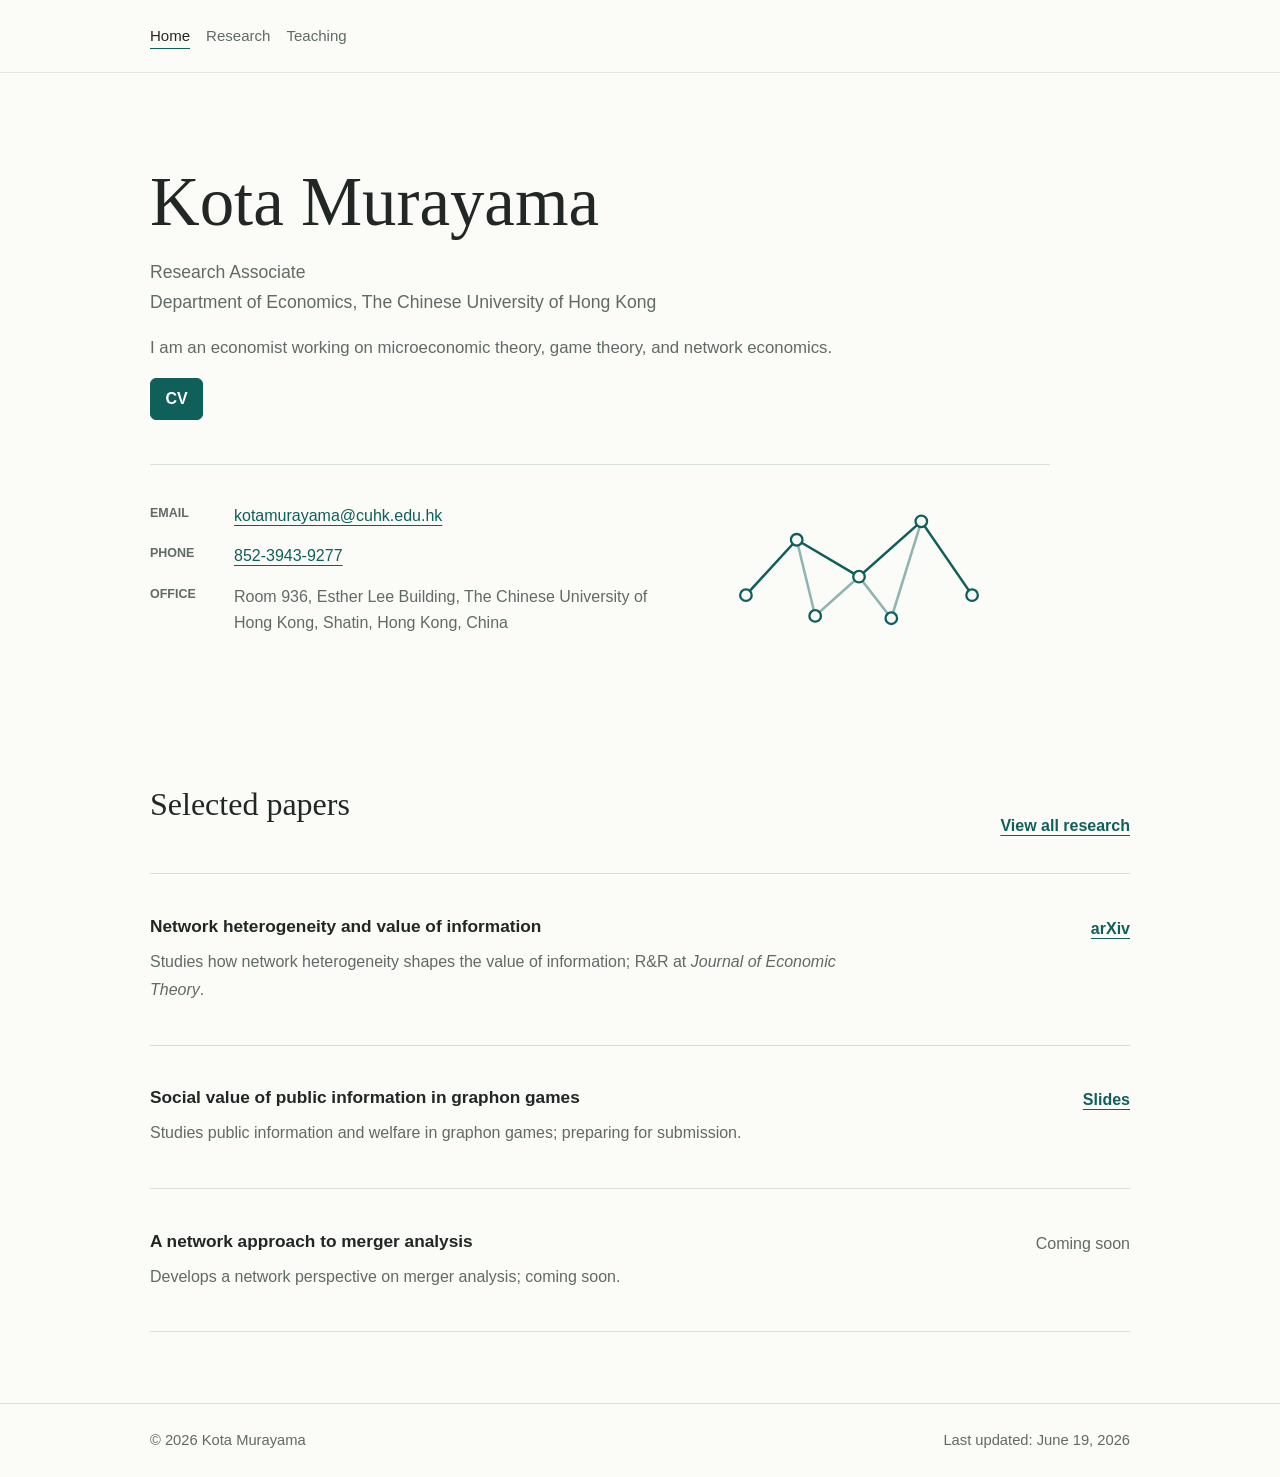
<file: index.html>
<!doctype html>
<html lang="en">
  <head>
    <meta charset="utf-8">
    <meta name="viewport" content="width=device-width, initial-scale=1">
    <title>Kota Murayama</title>
    <meta name="description" content="Kota Murayama is a Research Associate in the Department of Economics at The Chinese University of Hong Kong, working on microeconomics, game theory, and network economics.">
    <meta property="og:type" content="website">
    <meta property="og:title" content="Kota Murayama">
    <meta property="og:description" content="Research Associate in economics working on microeconomics, game theory, and network economics.">
    <meta property="og:url" content="https://kotamurayama.github.io/">
    <link rel="icon" href="favicon.svg" type="image/svg+xml">
    <link rel="stylesheet" href="assets/css/style.css">
    <script defer src="assets/js/main.js"></script>
  </head>
  <body>
    <a class="skip-link" href="#main">Skip to main content</a>

    <header class="site-header">
      <div class="container header-inner">
        <nav class="site-nav" aria-label="Primary navigation">
          <a href="index.html" aria-current="page">Home</a>
          <a href="research.html">Research</a>
          <a href="teaching.html">Teaching</a>
        </nav>
      </div>
    </header>

    <main id="main">
      <section class="hero container" aria-labelledby="home-title">
        <div class="hero-copy">
          <h1 id="home-title">Kota Murayama</h1>
          <div class="hero-profile">
            <p class="role">
              Research Associate<br>
              Department of Economics, The Chinese University of Hong Kong
            </p>
            <p class="intro">I am an economist working on microeconomic theory, game theory, and network economics.</p>
            <div class="action-row" aria-label="Primary links">
              <a class="button" href="https://drive.google.com/file/d/1a982jXUlgNC16bKEinivJL0S3QUqcUBm/view" target="_blank" rel="noopener noreferrer" aria-label="Open Kota Murayama curriculum vitae in a new tab">CV</a>
            </div>
          </div>

          <div class="hero-contact-row">
            <address class="hero-contact" aria-label="Contact information">
              <p>
                <span>Email</span>
                <a href="mailto:kotamurayama@cuhk.edu.hk">kotamurayama@cuhk.edu.hk</a>
              </p>
              <p>
                <span>Phone</span>
                <a href="tel:+85239439277">852-3943-9277</a>
              </p>
              <p>
                <span>Office</span>
                Room 936, Esther Lee Building, The Chinese University of Hong Kong, Shatin, Hong Kong, China
              </p>
            </address>

            <div class="hero-brief" aria-label="Network economics visual summary">
              <svg class="research-mark" viewBox="0 0 260 140" role="img" aria-labelledby="mark-title mark-desc">
                <title id="mark-title">Network economics visual mark</title>
                <desc id="mark-desc">A minimal network diagram suggesting strategic connections and information flows.</desc>
                <path d="M32 92 L76 44 L130 76 L184 28 L228 92" class="mark-line"></path>
                <path d="M76 44 L92 110 L130 76 L158 112 L184 28" class="mark-line mark-line-soft"></path>
                <circle cx="32" cy="92" r="5"></circle>
                <circle cx="76" cy="44" r="5"></circle>
                <circle cx="92" cy="110" r="5"></circle>
                <circle cx="130" cy="76" r="5"></circle>
                <circle cx="158" cy="112" r="5"></circle>
                <circle cx="184" cy="28" r="5"></circle>
                <circle cx="228" cy="92" r="5"></circle>
              </svg>
            </div>
          </div>
        </div>
      </section>

      <section class="section container" aria-labelledby="selected-research-title">
        <div class="section-heading">
          <h2 id="selected-research-title">Selected papers</h2>
          <a class="text-link" href="research.html">View all research</a>
        </div>

        <div class="compact-list">
          <article class="compact-item">
            <div>
              <h3>Network heterogeneity and value of information</h3>
              <p>Studies how network heterogeneity shapes the value of information; R&amp;R at <em>Journal of Economic Theory</em>.</p>
            </div>
            <a href="https://arxiv.org/abs/2506.17660" target="_blank" rel="noopener noreferrer" aria-label="Open arXiv preprint for Network heterogeneity and value of information">arXiv</a>
          </article>
          <article class="compact-item">
            <div>
              <h3>Social value of public information in graphon games</h3>
              <p>Studies public information and welfare in graphon games; preparing for submission.</p>
            </div>
            <a href="https://drive.google.com/file/d/1ePkoaI4D4a6OAq3idQoJBJqjvivedL_m/view?usp=sharing" target="_blank" rel="noopener noreferrer" aria-label="Open slides for Social value of public information in graphon games">Slides</a>
          </article>
          <article class="compact-item">
            <div>
              <h3>A network approach to merger analysis</h3>
              <p>Develops a network perspective on merger analysis; coming soon.</p>
            </div>
            <span class="muted">Coming soon</span>
          </article>
        </div>
      </section>
    </main>

    <footer class="site-footer">
      <div class="container footer-inner">
        <p>&copy; <span data-current-year>2026</span> Kota Murayama</p>
        <p>Last updated: June 19, 2026</p>
      </div>
    </footer>
  </body>
</html>
</file>
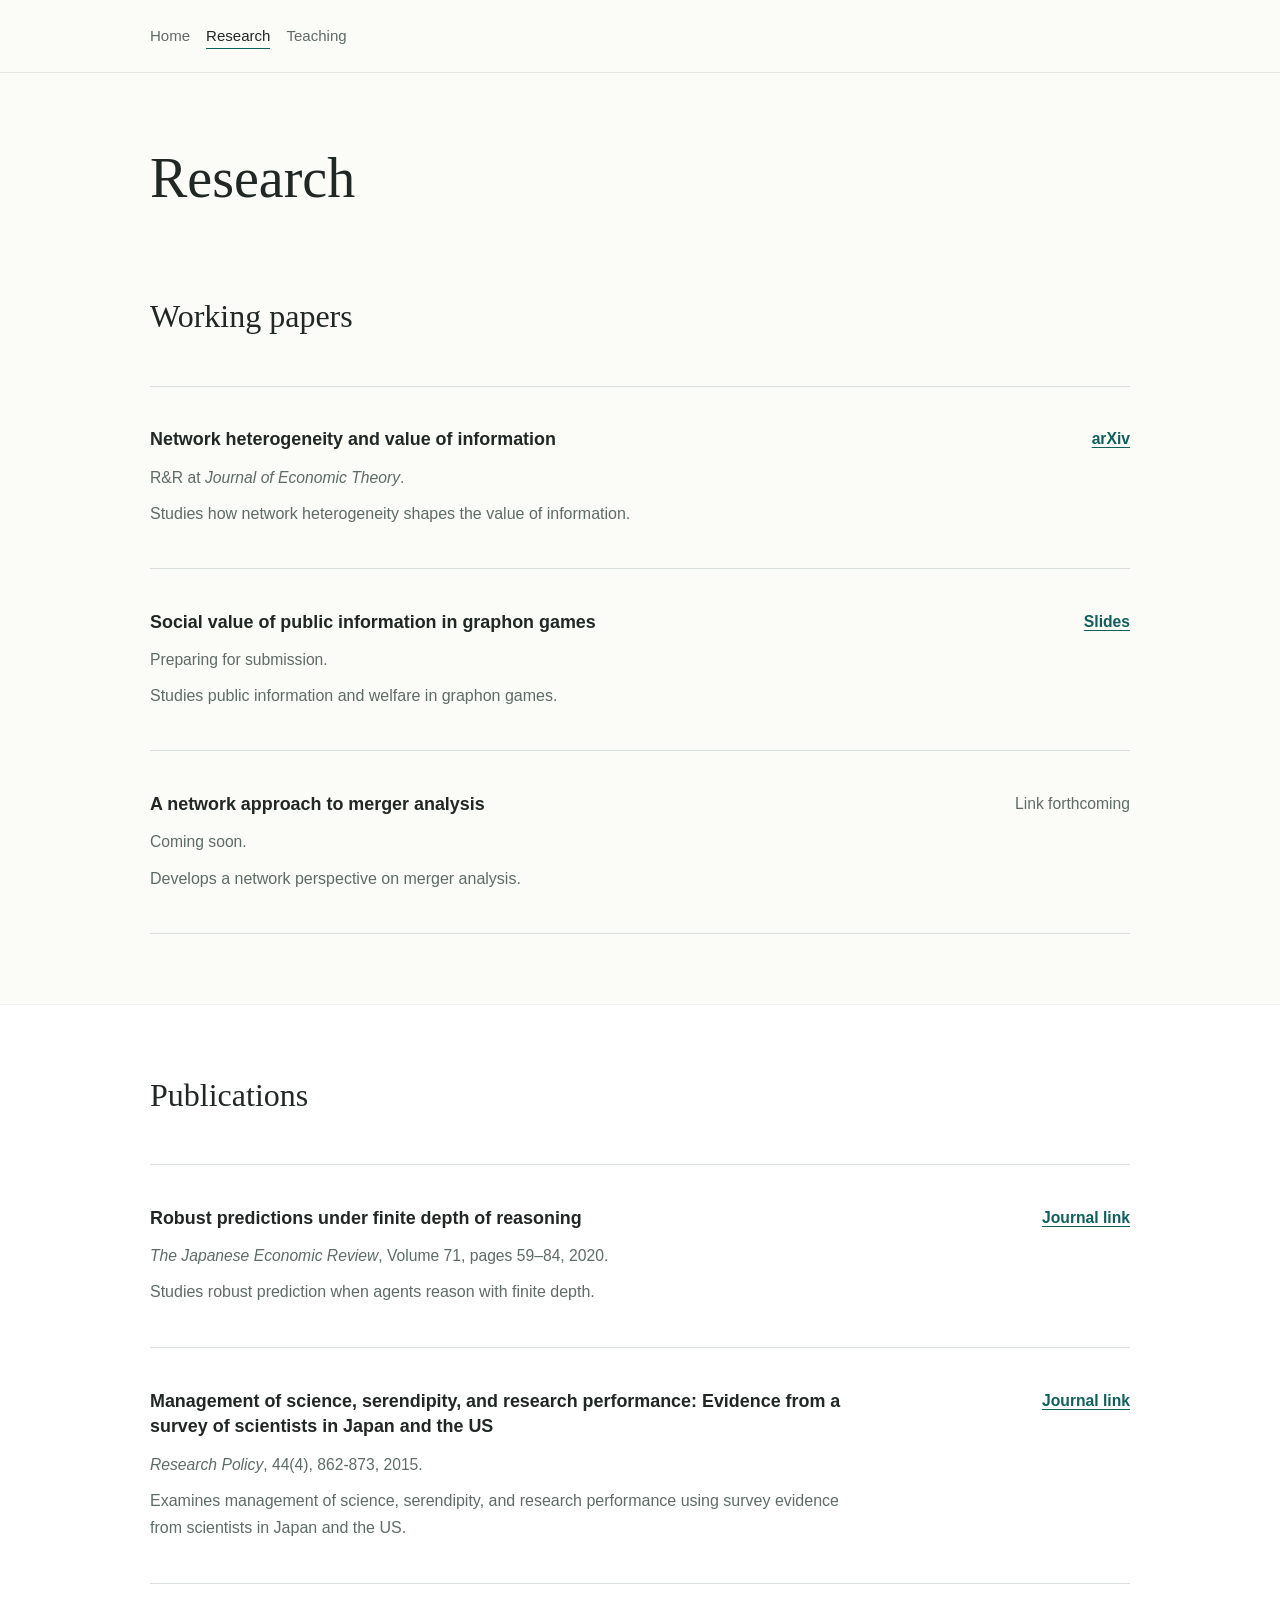
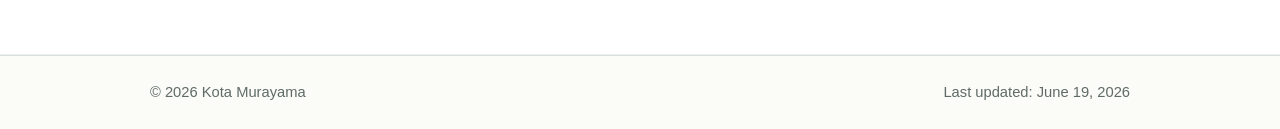
<file: research.html>
<!doctype html>
<html lang="en">
  <head>
    <meta charset="utf-8">
    <meta name="viewport" content="width=device-width, initial-scale=1">
    <title>Research | Kota Murayama</title>
    <meta name="description" content="Research by Kota Murayama in microeconomics, game theory, and network economics.">
    <meta property="og:type" content="website">
    <meta property="og:title" content="Research | Kota Murayama">
    <meta property="og:description" content="Research in microeconomics, game theory, and network economics.">
    <meta property="og:url" content="https://kotamurayama.github.io/research.html">
    <link rel="icon" href="favicon.svg" type="image/svg+xml">
    <link rel="stylesheet" href="assets/css/style.css">
    <script defer src="assets/js/main.js"></script>
  </head>
  <body>
    <a class="skip-link" href="#main">Skip to main content</a>

    <header class="site-header">
      <div class="container header-inner">
        <nav class="site-nav" aria-label="Primary navigation">
          <a href="index.html">Home</a>
          <a href="research.html" aria-current="page">Research</a>
          <a href="teaching.html">Teaching</a>
        </nav>
      </div>
    </header>

    <main id="main">
      <section class="page-head container" aria-labelledby="research-title">
        <h1 id="research-title">Research</h1>
      </section>

      <section class="section container" aria-labelledby="working-papers-title">
        <div class="section-heading">
          <h2 id="working-papers-title">Working papers</h2>
        </div>

        <div class="paper-list">
          <article class="paper-item">
            <div class="paper-main">
              <h3>Network heterogeneity and value of information</h3>
              <p class="paper-note">R&amp;R at <em>Journal of Economic Theory</em>.</p>
              <p class="paper-summary">Studies how network heterogeneity shapes the value of information.</p>
            </div>
            <div class="paper-links">
              <a href="https://arxiv.org/abs/2506.17660" target="_blank" rel="noopener noreferrer" aria-label="Open arXiv preprint for Network heterogeneity and value of information">arXiv</a>
            </div>
          </article>

          <article class="paper-item">
            <div class="paper-main">
              <h3>Social value of public information in graphon games</h3>
              <p class="paper-note">Preparing for submission.</p>
              <p class="paper-summary">Studies public information and welfare in graphon games.</p>
            </div>
            <div class="paper-links">
              <a href="https://drive.google.com/file/d/1ePkoaI4D4a6OAq3idQoJBJqjvivedL_m/view?usp=sharing" target="_blank" rel="noopener noreferrer" aria-label="Open slides for Social value of public information in graphon games">Slides</a>
            </div>
          </article>

          <article class="paper-item">
            <div class="paper-main">
              <h3>A network approach to merger analysis</h3>
              <p class="paper-note">Coming soon.</p>
              <p class="paper-summary">Develops a network perspective on merger analysis.</p>
            </div>
            <div class="paper-links">
              <span class="muted">Link forthcoming</span>
            </div>
          </article>
        </div>
      </section>

      <section class="section band" aria-labelledby="publications-title">
        <div class="container">
          <div class="section-heading">
            <h2 id="publications-title">Publications</h2>
          </div>

          <div class="paper-list">
            <article class="paper-item">
              <div class="paper-main">
                <h3>Robust predictions under finite depth of reasoning</h3>
                <p class="paper-note"><em>The Japanese Economic Review</em>, Volume 71, pages 59&ndash;84, 2020.</p>
                <p class="paper-summary">Studies robust prediction when agents reason with finite depth.</p>
              </div>
              <div class="paper-links">
                <a href="https://link.springer.com/article/10.1007/s42973-019-00005-y" target="_blank" rel="noopener noreferrer" aria-label="Open journal page for Robust predictions under finite depth of reasoning">Journal link</a>
              </div>
            </article>

            <article class="paper-item">
              <div class="paper-main">
                <h3>Management of science, serendipity, and research performance: Evidence from a survey of scientists in Japan and the US</h3>
                <p class="paper-note"><em>Research Policy</em>, 44(4), 862-873, 2015.</p>
                <p class="paper-summary">Examines management of science, serendipity, and research performance using survey evidence from scientists in Japan and the US.</p>
              </div>
              <div class="paper-links">
                <a href="https://www.sciencedirect.com/science/article/abs/pii/S0048733315000207" target="_blank" rel="noopener noreferrer" aria-label="Open journal page for Management of science, serendipity, and research performance">Journal link</a>
              </div>
            </article>
          </div>
        </div>
      </section>
    </main>

    <footer class="site-footer">
      <div class="container footer-inner">
        <p>&copy; <span data-current-year>2026</span> Kota Murayama</p>
        <p>Last updated: June 19, 2026</p>
      </div>
    </footer>
  </body>
</html>
</file>
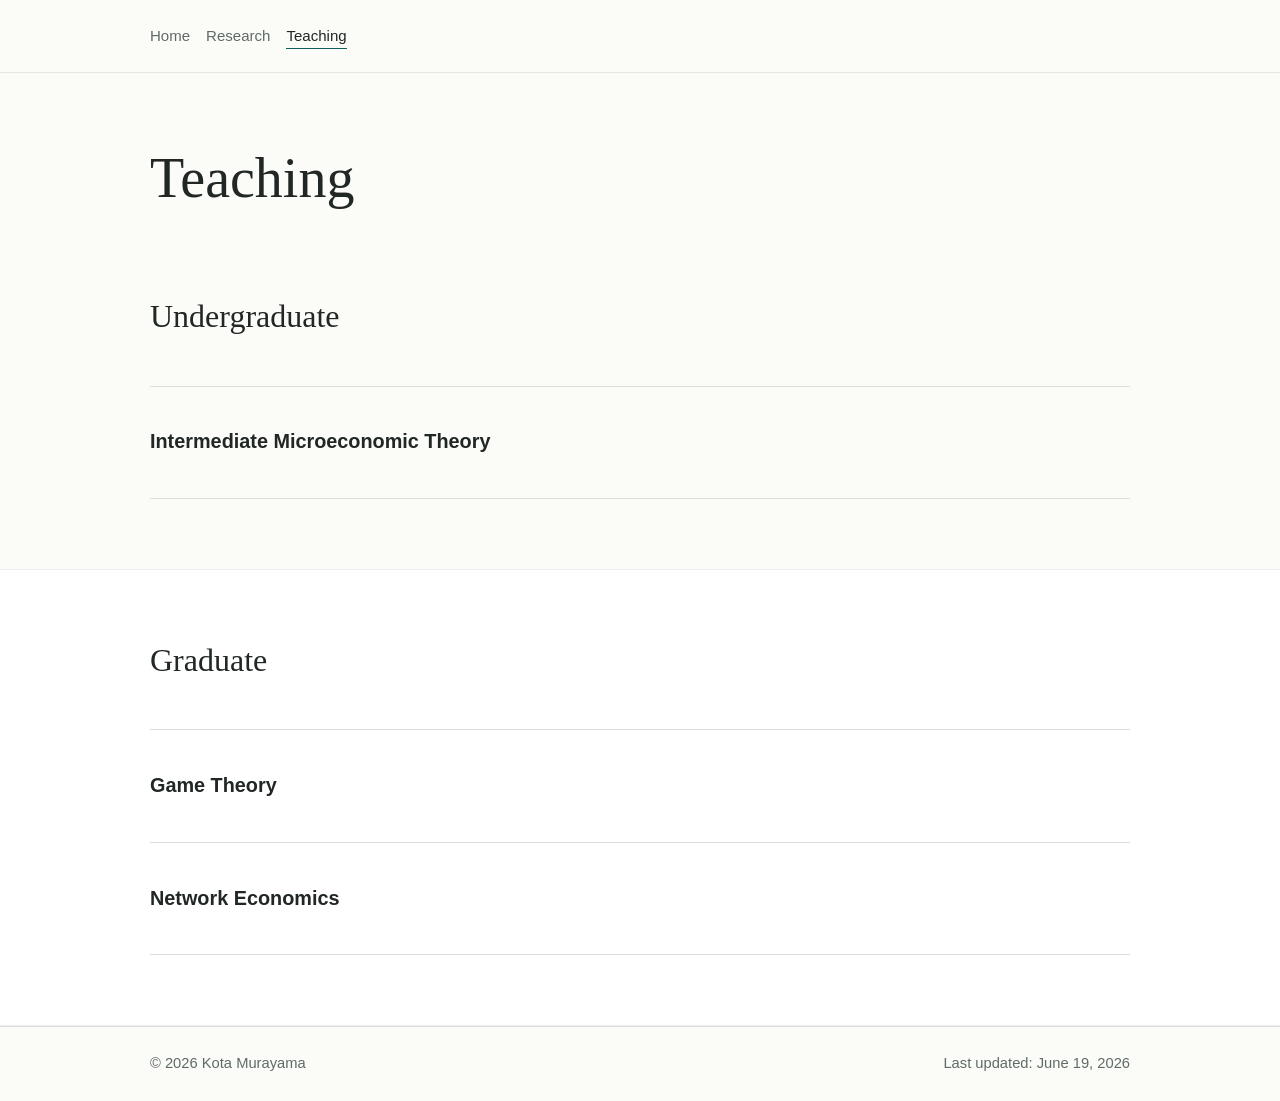
<file: teaching.html>
<!doctype html>
<html lang="en">
  <head>
    <meta charset="utf-8">
    <meta name="viewport" content="width=device-width, initial-scale=1">
    <title>Teaching | Kota Murayama</title>
    <meta name="description" content="Teaching by Kota Murayama, including undergraduate microeconomic theory and graduate courses in game theory and network economics.">
    <meta property="og:type" content="website">
    <meta property="og:title" content="Teaching | Kota Murayama">
    <meta property="og:description" content="Undergraduate and graduate teaching in microeconomics, game theory, and network economics.">
    <meta property="og:url" content="https://kotamurayama.github.io/teaching.html">
    <link rel="icon" href="favicon.svg" type="image/svg+xml">
    <link rel="stylesheet" href="assets/css/style.css">
    <script defer src="assets/js/main.js"></script>
  </head>
  <body>
    <a class="skip-link" href="#main">Skip to main content</a>

    <header class="site-header">
      <div class="container header-inner">
        <nav class="site-nav" aria-label="Primary navigation">
          <a href="index.html">Home</a>
          <a href="research.html">Research</a>
          <a href="teaching.html" aria-current="page">Teaching</a>
        </nav>
      </div>
    </header>

    <main id="main">
      <section class="page-head container" aria-labelledby="teaching-title">
        <h1 id="teaching-title">Teaching</h1>
      </section>

      <section class="section container" aria-labelledby="undergraduate-title">
        <div class="section-heading">
          <h2 id="undergraduate-title">Undergraduate</h2>
        </div>
        <div class="course-list">
          <article class="course-item">
            <div>
              <h3>Intermediate Microeconomic Theory</h3>
            </div>
          </article>
        </div>
      </section>

      <section class="section band" aria-labelledby="graduate-title">
        <div class="container">
          <div class="section-heading">
            <h2 id="graduate-title">Graduate</h2>
          </div>
          <div class="course-list">
            <article class="course-item">
              <div>
                <h3>Game Theory</h3>
              </div>
            </article>
            <article class="course-item">
              <div>
                <h3>Network Economics</h3>
              </div>
            </article>
          </div>
        </div>
      </section>
    </main>

    <footer class="site-footer">
      <div class="container footer-inner">
        <p>&copy; <span data-current-year>2026</span> Kota Murayama</p>
        <p>Last updated: June 19, 2026</p>
      </div>
    </footer>
  </body>
</html>
</file>
<file: assets/css/style.css>
:root {
  --color-bg: #fbfbf8;
  --color-surface: #ffffff;
  --color-text: #202725;
  --color-muted: #5f6b67;
  --color-line: #d9dfdc;
  --color-accent: #0f5f5a;
  --color-accent-soft: #e7f0ef;
  --font-sans: -apple-system, BlinkMacSystemFont, "Segoe UI", Helvetica, Arial, sans-serif;
  --font-serif: Georgia, "Times New Roman", serif;
  --space-xs: 0.5rem;
  --space-sm: 0.75rem;
  --space-md: 1rem;
  --space-lg: 1.5rem;
  --space-xl: 2.5rem;
  --space-2xl: 4rem;
  --container: 980px;
  --measure: 60ch;
  --radius: 6px;
}

*,
*::before,
*::after {
  box-sizing: border-box;
}

html {
  scroll-behavior: smooth;
}

body {
  margin: 0;
  background: var(--color-bg);
  color: var(--color-text);
  font-family: var(--font-sans);
  font-size: 16px;
  line-height: 1.72;
  text-rendering: optimizeLegibility;
}

img,
svg {
  display: block;
  max-width: 100%;
}

a {
  color: var(--color-accent);
  text-decoration-thickness: 0.08em;
  text-underline-offset: 0.22em;
}

a:hover {
  text-decoration-thickness: 0.14em;
}

a:focus-visible,
button:focus-visible {
  outline: 3px solid var(--color-accent);
  outline-offset: 4px;
}

h1,
h2,
h3,
p {
  margin-top: 0;
}

h1,
h2,
h3 {
  color: var(--color-text);
  line-height: 1.22;
  letter-spacing: 0;
}

h1 {
  margin-bottom: var(--space-md);
  font-family: var(--font-serif);
  font-size: clamp(3rem, 5.8vw, 4.3rem);
  font-weight: 500;
  line-height: 1.16;
  white-space: nowrap;
}

h2 {
  margin-bottom: var(--space-md);
  font-family: var(--font-serif);
  font-size: clamp(1.55rem, 2.6vw, 2rem);
  font-weight: 500;
}

h3 {
  margin-bottom: 0.6rem;
  font-size: 1.08rem;
  font-weight: 650;
  line-height: 1.34;
}

p {
  margin-bottom: 1.1rem;
}

.container {
  width: min(100% - 2rem, var(--container));
  margin-inline: auto;
}

.skip-link {
  position: absolute;
  top: 0.75rem;
  left: 0.75rem;
  z-index: 10;
  transform: translateY(-180%);
  border-radius: var(--radius);
  background: var(--color-text);
  color: var(--color-surface);
  padding: 0.55rem 0.75rem;
  text-decoration: none;
}

.skip-link:focus {
  transform: translateY(0);
}

.site-header {
  position: sticky;
  top: 0;
  z-index: 5;
  border-bottom: 1px solid rgba(32, 39, 37, 0.1);
  background: rgba(251, 251, 248, 0.92);
  backdrop-filter: blur(16px);
}

.header-inner {
  display: flex;
  align-items: center;
  justify-content: flex-start;
  gap: var(--space-lg);
  min-height: 72px;
  padding-block: var(--space-sm);
}

.site-nav {
  display: flex;
  align-items: center;
  justify-content: flex-start;
  flex-wrap: wrap;
  gap: 0.35rem 1rem;
}

.site-nav a {
  border-bottom: 1px solid transparent;
  color: var(--color-muted);
  font-size: 0.94rem;
  text-decoration: none;
}

.site-nav a:hover,
.site-nav a[aria-current="page"] {
  border-bottom-color: var(--color-accent);
  color: var(--color-text);
}

.hero {
  display: grid;
  grid-template-columns: 1fr;
  gap: var(--space-xl);
  align-items: start;
  padding-block: clamp(3.5rem, 7vw, 5.75rem) clamp(2.5rem, 5vw, 4rem);
}

.hero-copy {
  max-width: 900px;
}

.hero-profile {
  display: grid;
  gap: 0.95rem;
  max-width: 900px;
}

.eyebrow,
.section-label {
  margin-bottom: var(--space-sm);
  color: var(--color-accent);
  font-size: 0.78rem;
  font-weight: 700;
  letter-spacing: 0.08em;
  text-transform: uppercase;
}

.role {
  max-width: var(--measure);
  margin-bottom: 0;
  color: var(--color-muted);
  font-size: 1.1rem;
  line-height: 1.68;
}

.intro,
.page-head p {
  max-width: var(--measure);
  color: var(--color-text);
  font-size: clamp(1.08rem, 2vw, 1.25rem);
  line-height: 1.75;
}

.action-row {
  display: flex;
  align-items: center;
  flex-wrap: wrap;
  gap: var(--space-sm);
  margin-top: 0.2rem;
}

.hero-profile .action-row {
  margin-top: 0;
}

.hero-profile .intro {
  max-width: 74ch;
  margin-bottom: 0;
  color: var(--color-muted);
  font-size: 1.05rem;
  line-height: 1.78;
  white-space: normal;
}

.button {
  display: inline-flex;
  align-items: center;
  justify-content: center;
  min-height: 42px;
  border: 1px solid var(--color-accent);
  border-radius: var(--radius);
  background: var(--color-accent);
  color: var(--color-surface);
  padding: 0.58rem 0.9rem;
  font-weight: 650;
  line-height: 1.2;
  text-decoration: none;
}

.button:hover {
  background: #0a4e4a;
  text-decoration: none;
}

.text-link {
  font-weight: 650;
}

.hero-brief {
  align-self: center;
}

.research-mark {
  width: min(100%, 300px);
  color: var(--color-accent);
}

.research-mark .mark-line {
  fill: none;
  stroke: currentColor;
  stroke-linecap: round;
  stroke-width: 2.2;
}

.research-mark .mark-line-soft {
  opacity: 0.45;
}

.research-mark circle {
  fill: var(--color-bg);
  stroke: currentColor;
  stroke-width: 2;
}

.hero-contact-row {
  display: grid;
  grid-template-columns: minmax(0, 1.2fr) minmax(220px, 0.8fr);
  align-items: center;
  gap: clamp(1.5rem, 4vw, 3rem);
  max-width: 900px;
  margin-top: clamp(1.75rem, 4vw, 2.75rem);
  border-top: 1px solid var(--color-line);
  padding-top: var(--space-lg);
}

.hero-contact {
  display: grid;
  gap: 0.9rem;
  color: var(--color-muted);
  font-style: normal;
  line-height: 1.64;
}

.hero-contact p {
  display: grid;
  grid-template-columns: 4.5rem minmax(0, 1fr);
  gap: var(--space-sm);
  margin: 0;
}

.hero-contact span {
  color: var(--color-muted);
  font-size: 0.78rem;
  font-weight: 700;
  text-transform: uppercase;
}

.section {
  padding-block: clamp(3rem, 5.5vw, 4.75rem);
}

.page-head + .section {
  padding-top: clamp(1.75rem, 4vw, 2.8rem);
}

.band {
  border-block: 1px solid rgba(32, 39, 37, 0.08);
  background: var(--color-surface);
}

.section-heading {
  display: grid;
  grid-template-columns: minmax(0, 1fr) auto;
  gap: var(--space-md);
  align-items: end;
  margin-bottom: clamp(1.35rem, 3vw, 2.1rem);
}

.section-heading .section-label,
.section-heading h2 {
  grid-column: 1;
}

.section-heading .text-link {
  grid-column: 2;
  grid-row: 1;
}

.compact-list,
.paper-list,
.course-list {
  display: grid;
  border-top: 1px solid var(--color-line);
  line-height: 1.75;
}

.compact-item,
.paper-item,
.course-item {
  display: grid;
  gap: clamp(1rem, 2vw, 1.45rem);
  border-bottom: 1px solid var(--color-line);
  padding-block: clamp(1.8rem, 3.2vw, 2.55rem);
}

.compact-item,
.paper-item {
  grid-template-columns: minmax(0, 45rem) auto;
  justify-content: space-between;
}

.compact-item p,
.paper-item p,
.course-item p {
  margin-bottom: 0;
  color: var(--color-muted);
}

.compact-item a,
.paper-links a {
  align-self: start;
  white-space: nowrap;
  font-weight: 650;
}

.muted {
  color: var(--color-muted);
}

.page-head {
  padding-block: clamp(3rem, 6vw, 4.5rem) clamp(0.85rem, 2vw, 1.5rem);
}

.page-head h1 {
  max-width: 860px;
  font-size: clamp(2.35rem, 4.4vw, 3.5rem);
  line-height: 1.2;
}

.paper-main {
  max-width: 48rem;
}

.paper-item h3,
.course-item h3 {
  margin-bottom: 0.7rem;
  font-size: clamp(1.12rem, 1.4vw, 1.24rem);
  line-height: 1.45;
}

.course-item h3 {
  margin-bottom: 0;
  font-size: clamp(1.14rem, 1.55vw, 1.28rem);
  line-height: 1.5;
}

.paper-note {
  font-size: 0.98rem;
  line-height: 1.68;
}

.paper-summary {
  margin-top: 0.55rem;
  font-size: 1rem;
  line-height: 1.72;
}

.paper-links {
  display: flex;
  align-items: flex-start;
  justify-content: flex-end;
  min-width: 9rem;
  text-align: right;
}

.paper-links a,
.paper-links .muted {
  font-size: 0.98rem;
  line-height: 1.5;
}

.course-item {
  grid-template-columns: minmax(0, 1fr);
}

.site-footer {
  border-top: 1px solid var(--color-line);
  color: var(--color-muted);
  font-size: 0.92rem;
}

.footer-inner {
  display: flex;
  align-items: center;
  justify-content: space-between;
  gap: var(--space-md);
  padding-block: var(--space-lg);
}

.footer-inner p {
  margin: 0;
}

@media (max-width: 840px) {
  .header-inner {
    align-items: flex-start;
    flex-direction: column;
    gap: var(--space-sm);
  }

  .site-nav {
    justify-content: flex-start;
  }

  .hero {
    grid-template-columns: 1fr;
  }

  h1 {
    font-size: clamp(3rem, 8vw, 3.75rem);
  }

  .hero-contact-row {
    grid-template-columns: 1fr;
  }

  .hero-profile .intro {
    white-space: normal;
  }

  .hero-contact p {
    grid-template-columns: 1fr;
    gap: 0.15rem;
  }

  .section-heading,
  .compact-item,
  .paper-item {
    grid-template-columns: 1fr;
  }

  .section-heading .text-link {
    grid-column: 1;
    grid-row: auto;
  }

  .paper-links {
    justify-content: flex-start;
    min-width: 0;
    text-align: left;
  }
}

@media (max-width: 560px) {
  body {
    font-size: 15px;
  }

  .container {
    width: min(100% - 1.25rem, var(--container));
  }

  .header-inner {
    min-height: auto;
    padding-block: var(--space-md);
  }

  .site-nav {
    gap: 0.35rem 0.85rem;
  }

  .action-row {
    align-items: stretch;
    flex-direction: column;
  }

  h1 {
    font-size: 2.75rem;
  }

  .button,
  .action-row .text-link {
    width: 100%;
  }

  .button {
    justify-content: center;
  }

  .footer-inner {
    align-items: flex-start;
    flex-direction: column;
  }
}

@media (max-width: 380px) {
  h1 {
    font-size: 2.3rem;
  }
}

@media (prefers-reduced-motion: reduce) {
  html {
    scroll-behavior: auto;
  }
}

@media print {
  :root {
    --color-bg: #ffffff;
    --color-surface: #ffffff;
    --color-text: #000000;
    --color-muted: #333333;
    --color-accent: #000000;
    --color-line: #999999;
  }

  body {
    background: #ffffff;
    font-size: 11pt;
    line-height: 1.45;
  }

  .site-header,
  .site-footer,
  .skip-link,
  .research-mark,
  .action-row {
    display: none;
  }

  .container {
    width: 100%;
  }

  .hero,
  .section,
  .page-head {
    min-height: auto;
    padding-block: 0.5in 0.2in;
  }

  .paper-item,
  .compact-item,
  .course-item {
    break-inside: avoid;
  }

  a {
    color: #000000;
    text-decoration: underline;
  }
}
</file>
